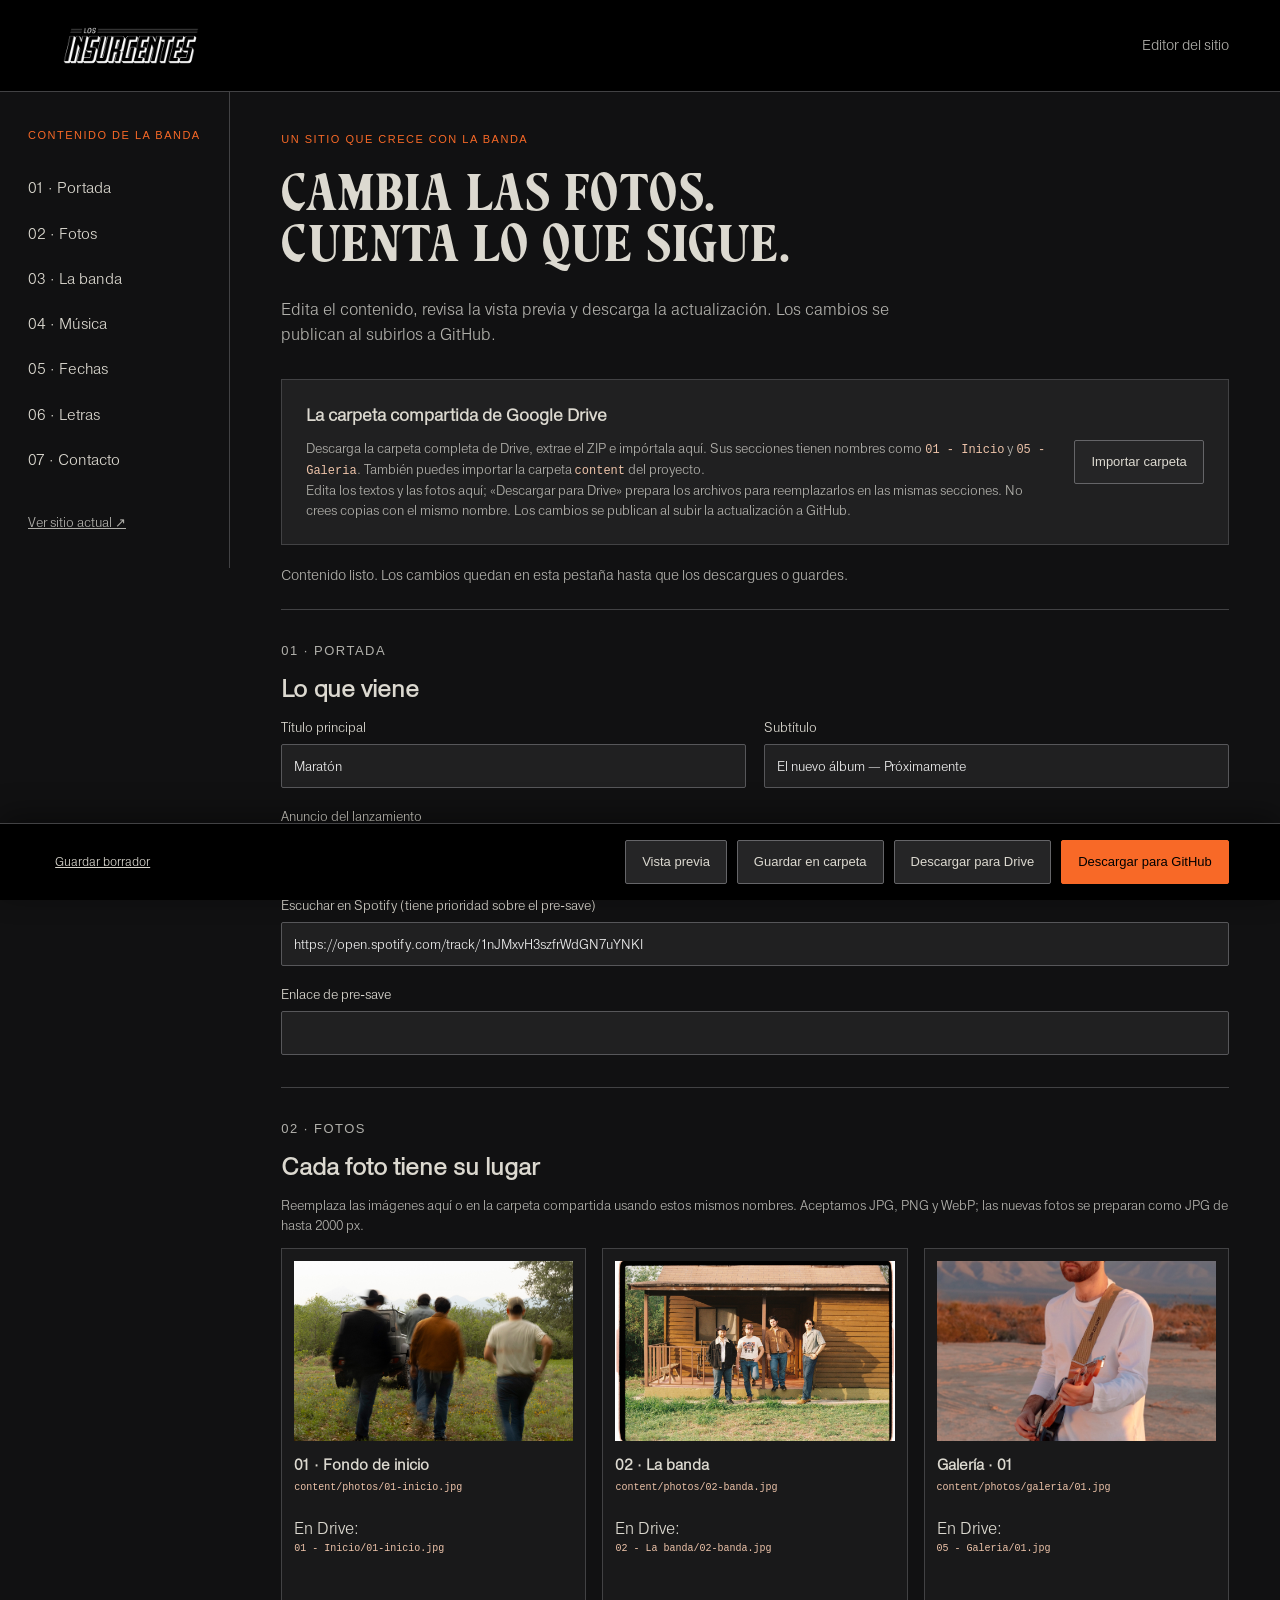
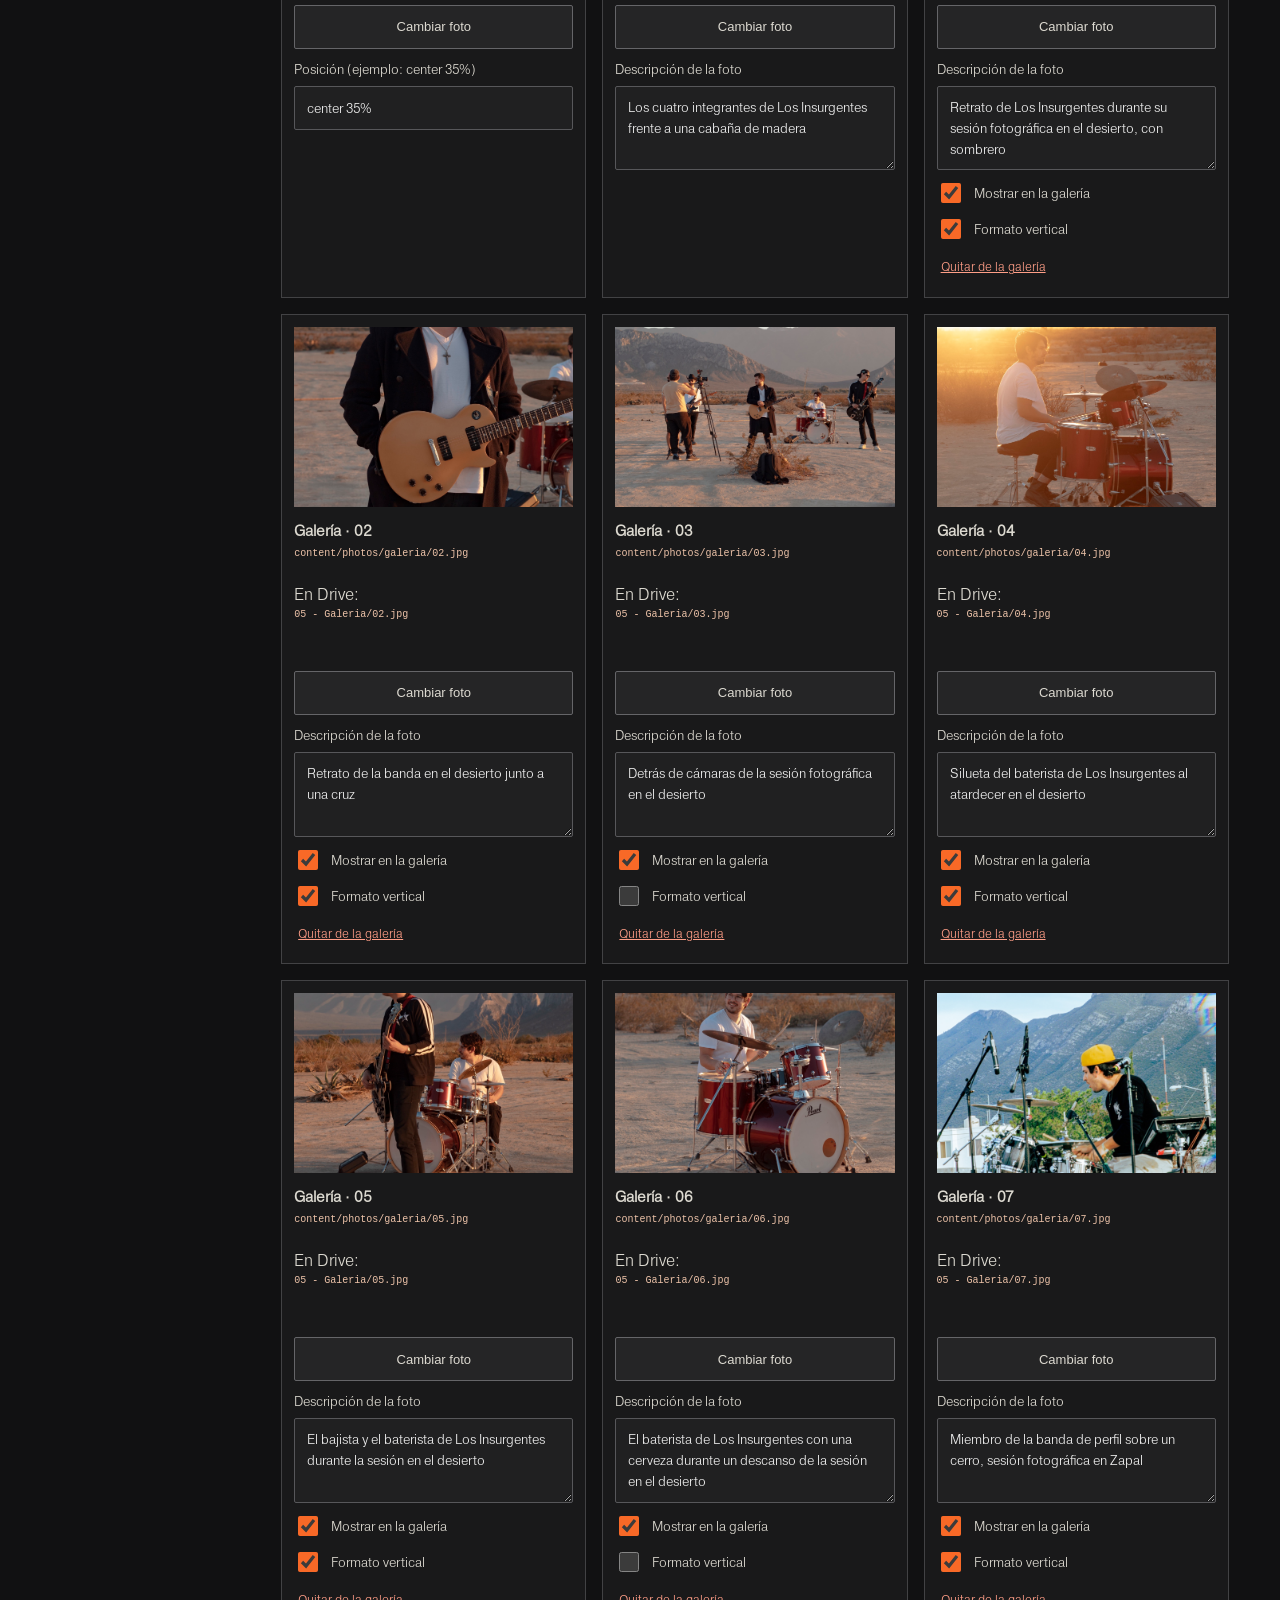
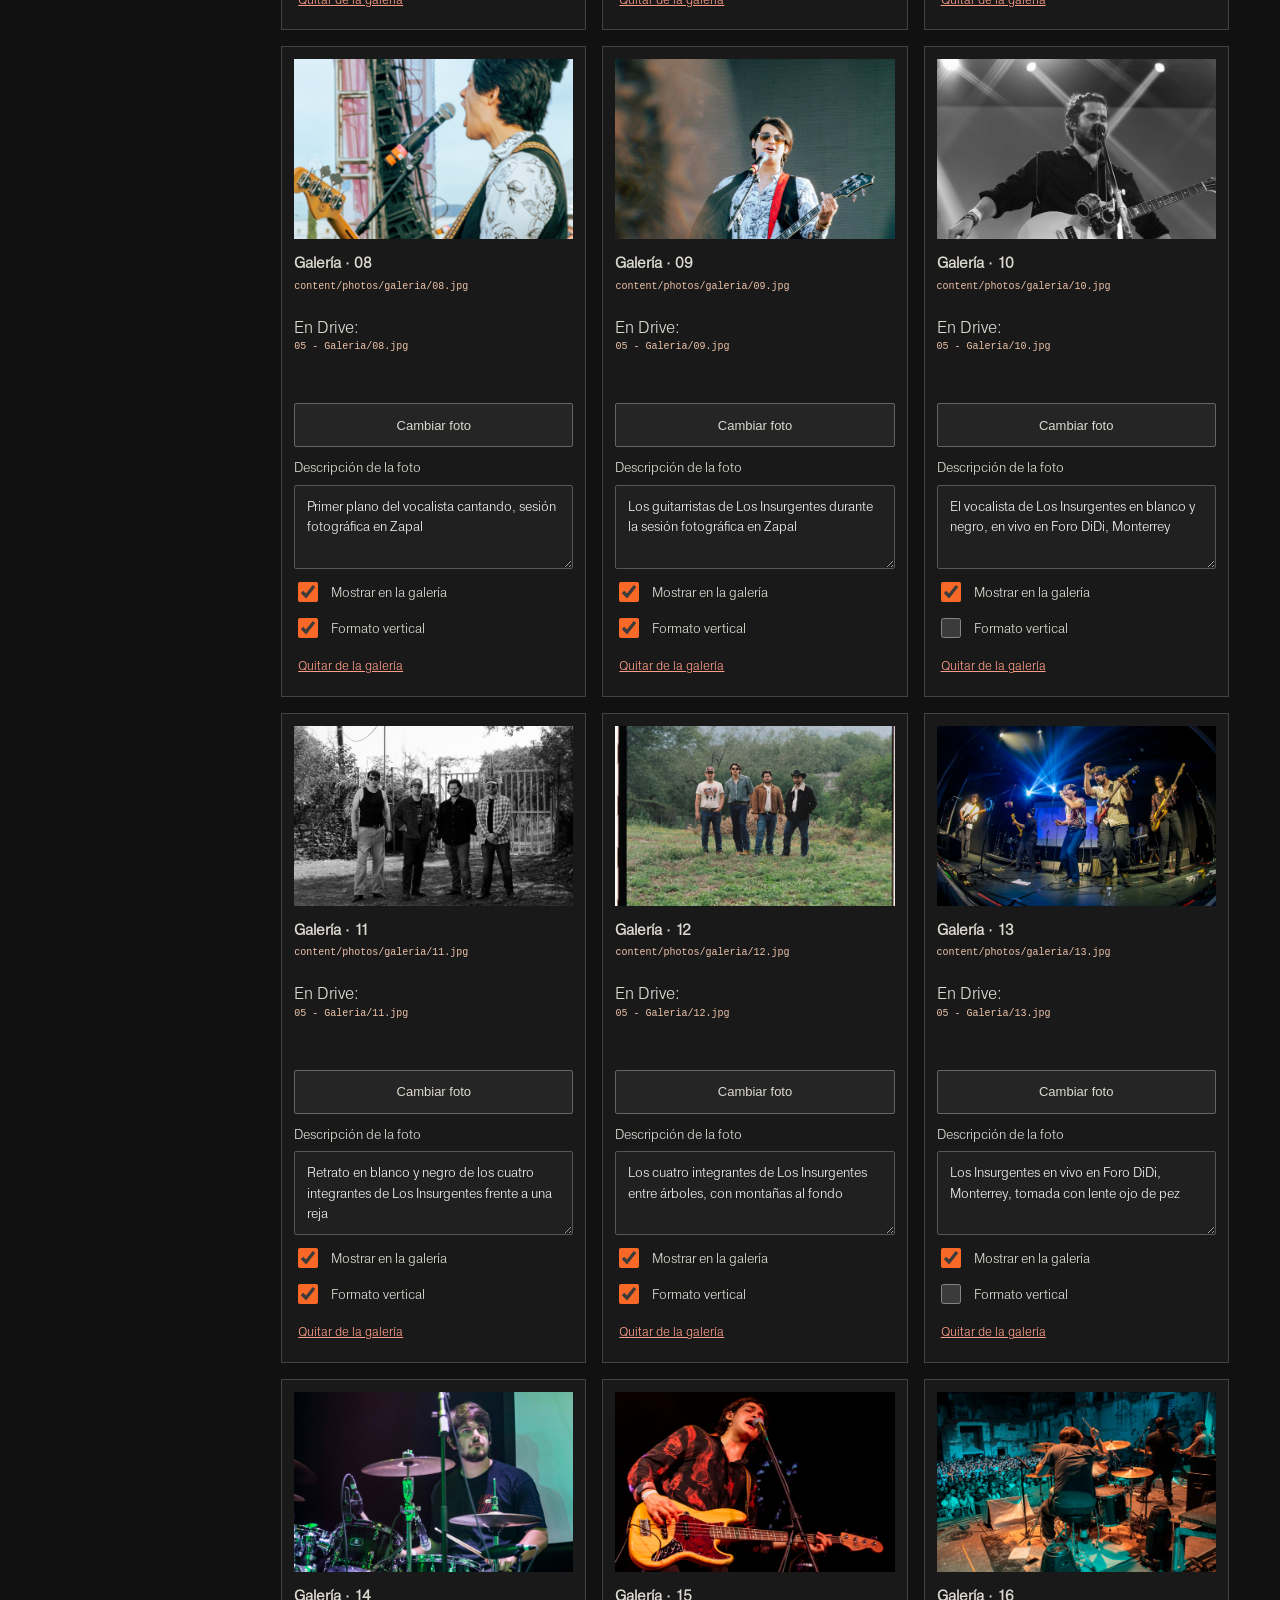
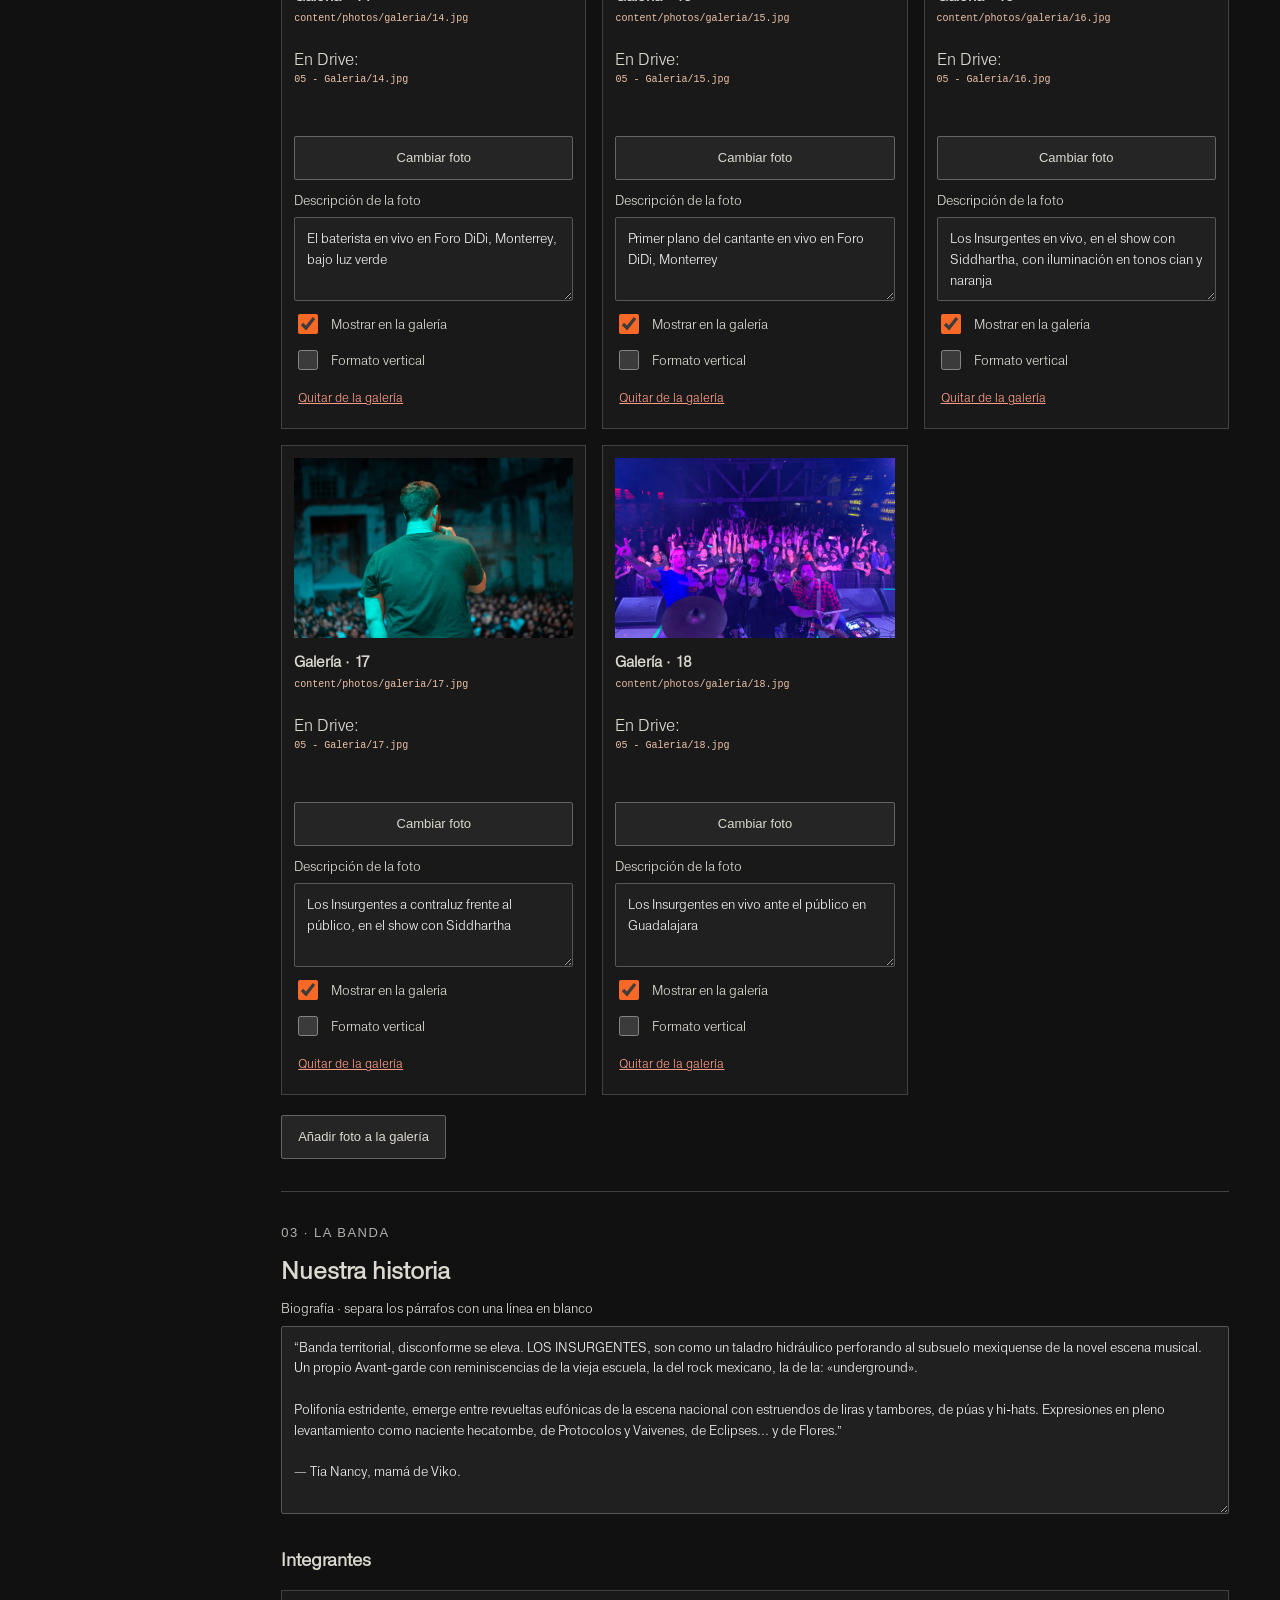
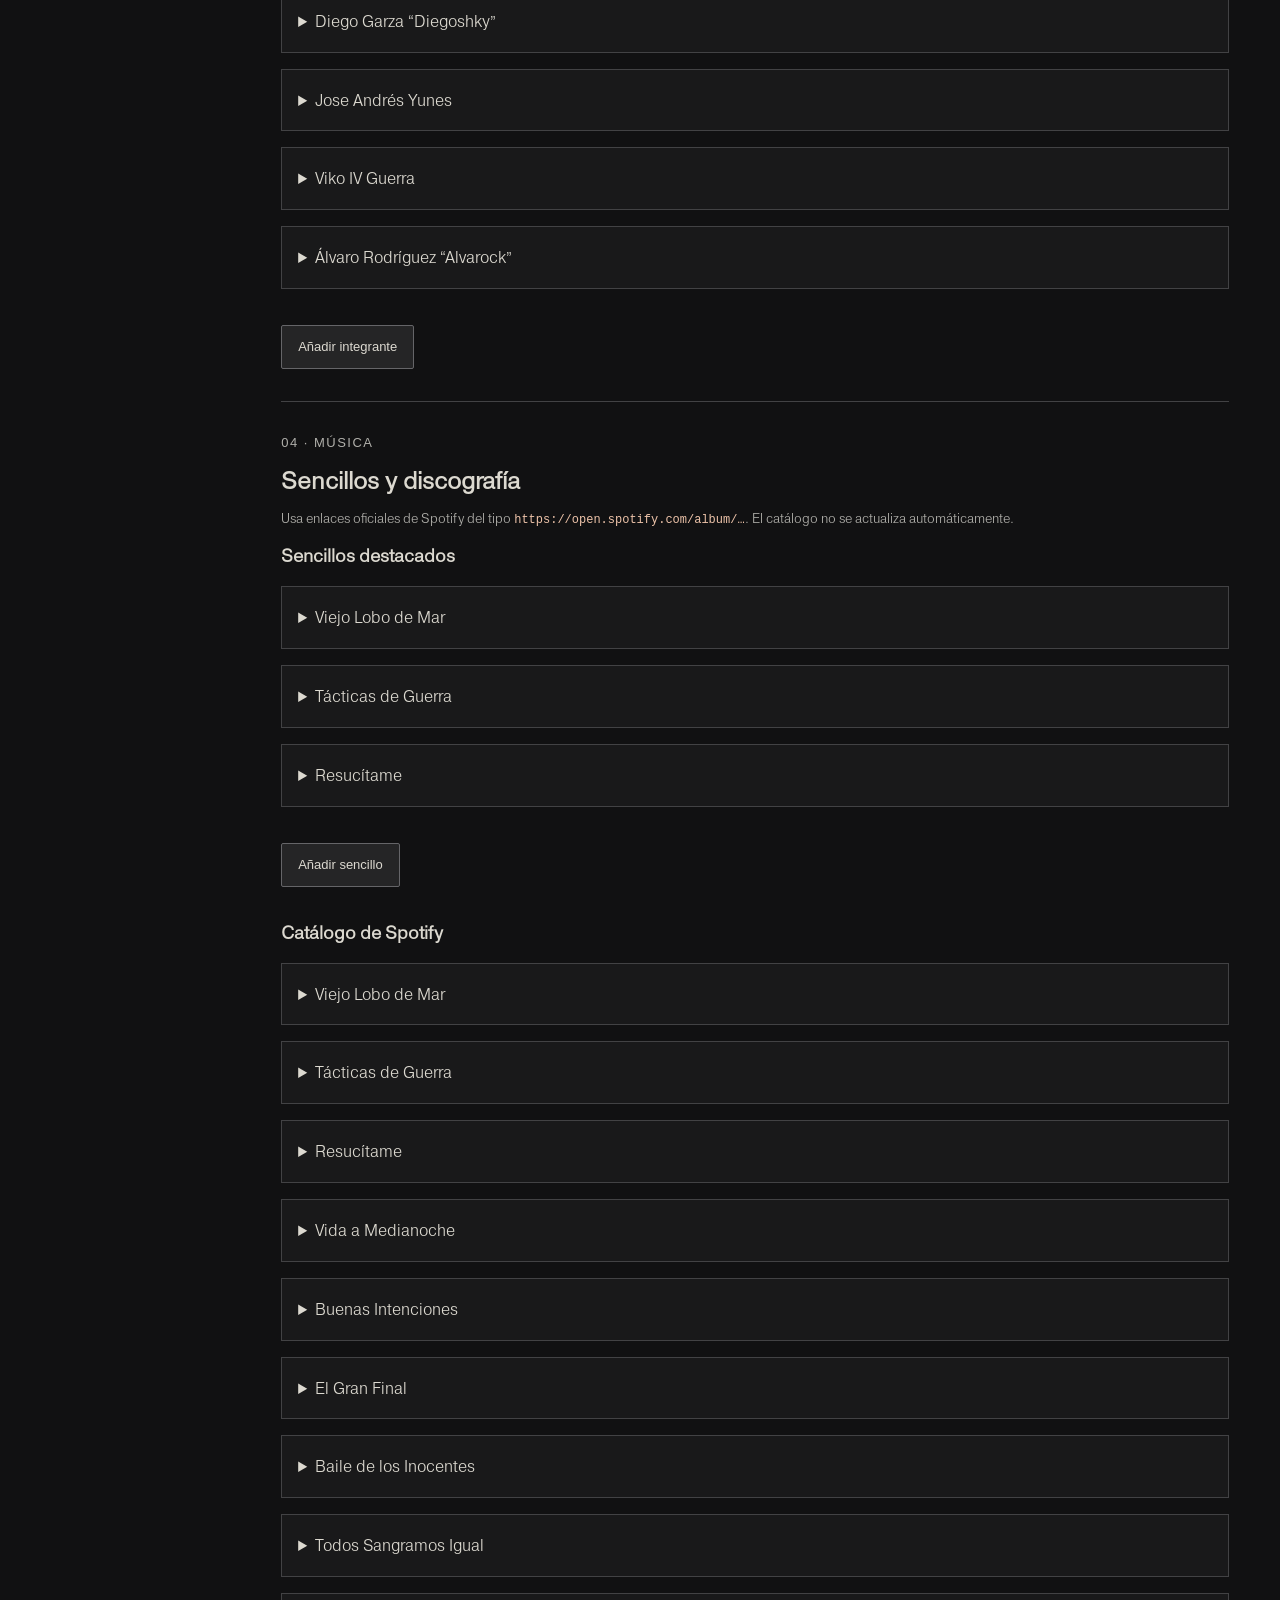
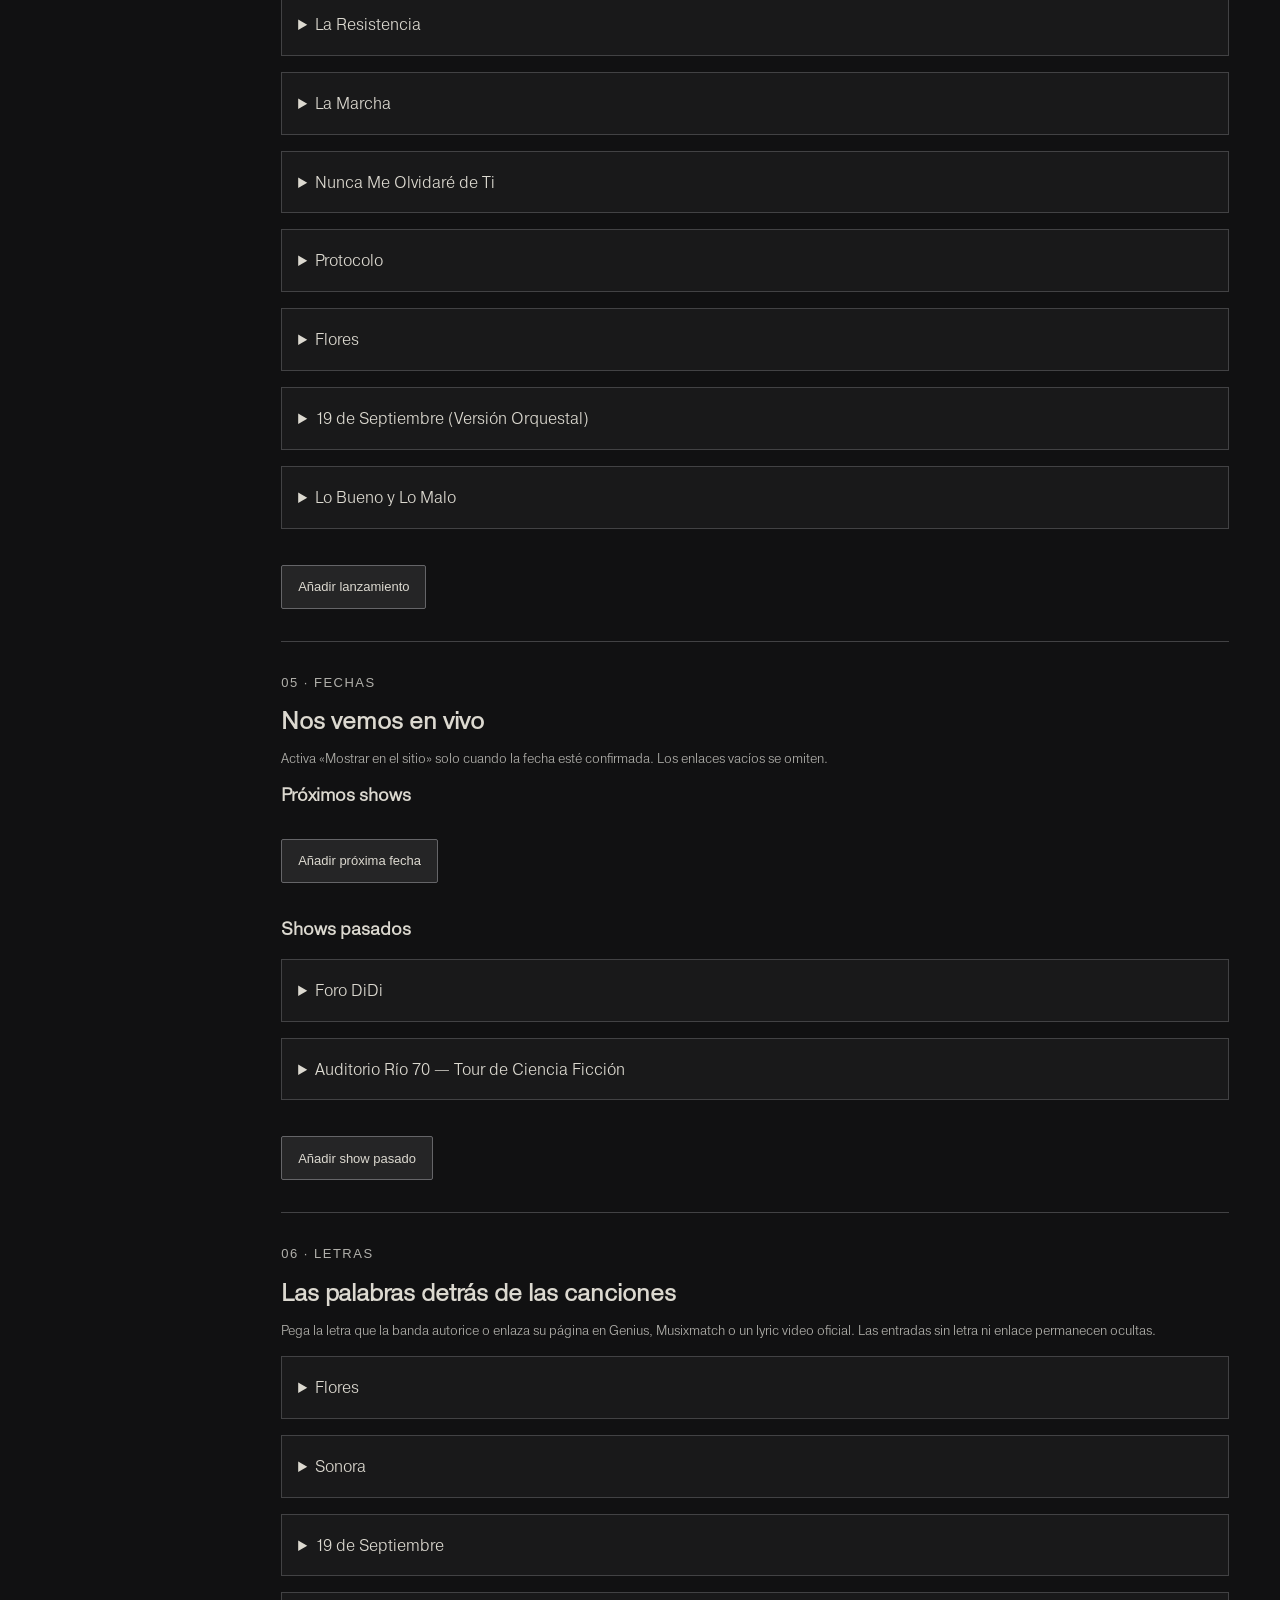
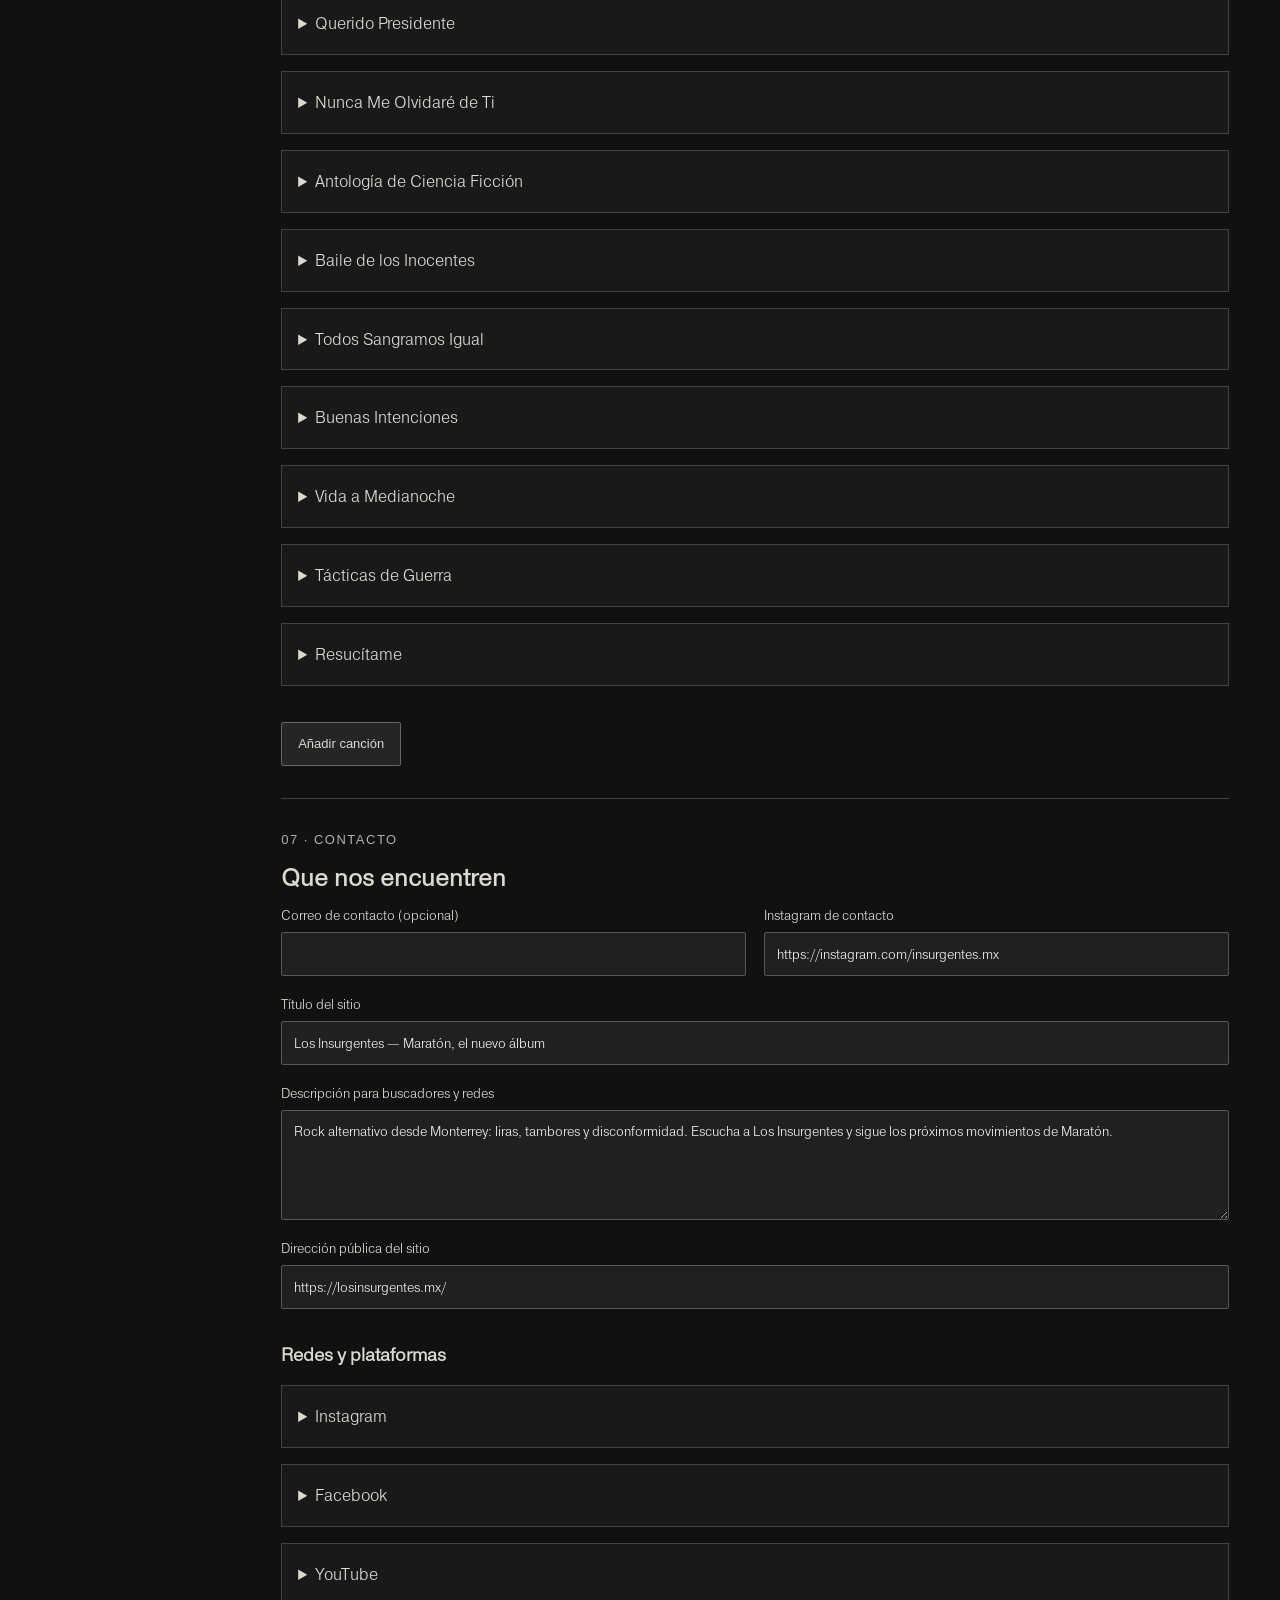
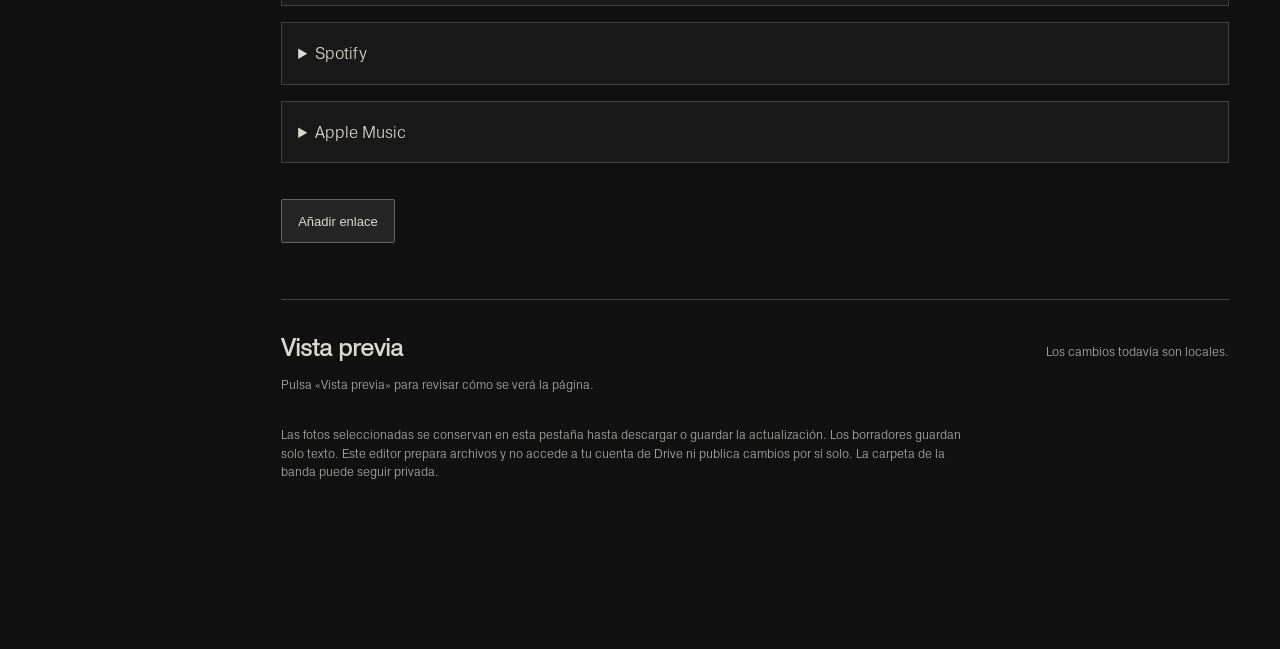
<file: admin/index.html>
<!DOCTYPE html>
<html lang="es">
<head>
  <meta charset="UTF-8">
  <meta name="viewport" content="width=device-width, initial-scale=1">
  <meta name="robots" content="noindex, nofollow">
  <title>Editar sitio · Los Insurgentes</title>
  <link rel="icon" href="../images/favicon-32.png">
  <link rel="stylesheet" href="editor.css">
</head>
<body>
  <a class="skip" href="#editor">Saltar al editor</a>
  <header class="editor-header">
    <a href="../" aria-label="Ver sitio de Los Insurgentes"><img src="../assets/logos/logo-full-white.png" width="1600" height="561" alt="Los Insurgentes"></a>
    <span>Editor del sitio</span>
  </header>
  <div class="editor-layout">
    <aside>
      <p class="eyebrow">CONTENIDO DE LA BANDA</p>
      <nav aria-label="Secciones del editor">
        <a href="#portada">01 · Portada</a><a href="#fotos">02 · Fotos</a><a href="#banda">03 · La banda</a><a href="#musica">04 · Música</a><a href="#fechas">05 · Fechas</a><a href="#letras">06 · Letras</a><a href="#contacto">07 · Contacto</a>
      </nav>
      <a class="back" href="../" target="_blank" rel="noopener">Ver sitio actual ↗</a>
    </aside>
    <main id="editor">
      <div class="intro">
        <p class="eyebrow">UN SITIO QUE CRECE CON LA BANDA</p>
        <h1>Cambia las fotos.<br>Cuenta lo que sigue.</h1>
        <p>Edita el contenido, revisa la vista previa y descarga la actualización. Los cambios se publican al subirlos a GitHub.</p>
      </div>
      <div class="import-box">
        <div><h2>La carpeta compartida de Google Drive</h2><p>Descarga la carpeta completa de Drive, extrae el ZIP e impórtala aquí. Sus secciones tienen nombres como <code>01 - Inicio</code> y <code>05 - Galeria</code>. También puedes importar la carpeta <code>content</code> del proyecto.</p><p>Edita los textos y las fotos aquí; «Descargar para Drive» prepara los archivos para reemplazarlos en las mismas secciones. No crees copias con el mismo nombre. Los cambios se publican al subir la actualización a GitHub.</p></div>
        <label class="button secondary file-button">Importar carpeta<input id="importFolder" type="file" webkitdirectory multiple></label>
      </div>
      <p id="status" class="status" role="status" aria-live="polite">Cargando el contenido…</p>
      <div id="errors" class="errors" role="alert" tabindex="-1" hidden></div>
      <form id="contentForm" novalidate>
        <div id="sections"></div>
      </form>
      <section class="preview-section" aria-labelledby="previewTitle">
        <div class="preview-heading"><h2 id="previewTitle">Vista previa</h2><span>Los cambios todavía son locales.</span></div>
        <iframe id="preview" title="Vista previa del sitio actualizado" sandbox="allow-scripts allow-same-origin allow-popups" hidden></iframe>
        <p id="previewEmpty">Pulsa «Vista previa» para revisar cómo se verá la página.</p>
      </section>
      <p class="editor-footnote">Las fotos seleccionadas se conservan en esta pestaña hasta descargar o guardar la actualización. Los borradores guardan solo texto. Este editor prepara archivos y no accede a tu cuenta de Drive ni publica cambios por sí solo. La carpeta de la banda puede seguir privada.</p>
    </main>
  </div>
  <footer class="actions" aria-label="Guardar y revisar cambios">
    <div class="draft-actions"><button type="button" id="saveDraft" class="text-button" disabled>Guardar borrador</button><button type="button" id="restoreDraft" class="text-button" hidden>Restaurar borrador</button></div>
    <div><button type="button" id="previewButton" class="button secondary" disabled>Vista previa</button><button type="button" id="saveFolder" class="button secondary" hidden disabled>Guardar en carpeta</button><button type="button" id="downloadDrive" class="button secondary" disabled>Descargar para Drive</button><button type="button" id="download" class="button" disabled>Descargar para GitHub</button></div>
  </footer>
  <noscript><p class="errors">Este editor necesita JavaScript para crear la actualización. El sitio de la banda sigue disponible en el enlace superior.</p></noscript>
  <script type="module" src="editor.mjs"></script>
</body>
</html>
</file>
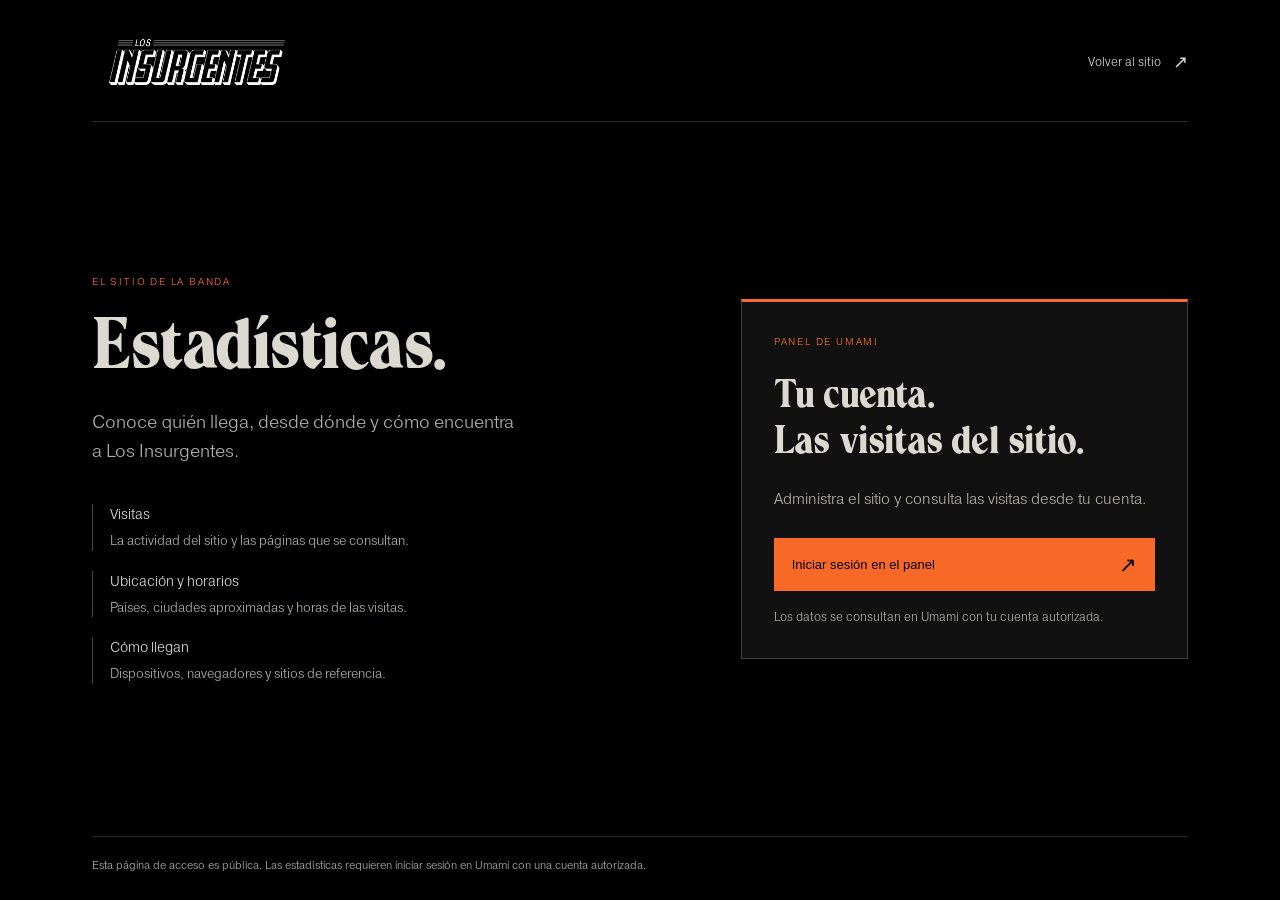
<file: admin/estadisticas/index.html>
<!doctype html>
<html lang="es-MX">
<head>
  <meta charset="utf-8">
  <meta name="viewport" content="width=device-width, initial-scale=1">
  <meta name="robots" content="noindex, nofollow, noarchive">
  <meta name="referrer" content="no-referrer">
  <meta name="theme-color" content="#000000">
  <title>Estadísticas · Los Insurgentes</title>
  <link rel="icon" href="../../images/favicon-32.png" sizes="32x32" type="image/png">
  <link rel="stylesheet" href="../../css/stats.css">
</head>
<body>
  <a class="stats-skip" href="#contenido">Saltar al contenido</a>
  <div class="stats-shell">
    <header class="stats-header">
      <a class="stats-brand" href="../../" aria-label="Volver al sitio de Los Insurgentes"><img src="../../assets/logos/logo-full-white.png" width="1600" height="561" alt="Los Insurgentes"></a>
      <a class="stats-back" href="../../">Volver al sitio <span aria-hidden="true">↗</span></a>
    </header>
    <main id="contenido" class="stats-main">
      <section class="stats-intro" aria-labelledby="stats-title">
        <p class="stats-eyebrow">El sitio de la banda</p>
        <h1 id="stats-title">Estadísticas.</h1>
        <p class="stats-lead">Conoce quién llega, desde dónde y cómo encuentra a Los Insurgentes.</p>
        <dl class="stats-metrics">
          <div><dt>Visitas</dt><dd>La actividad del sitio y las páginas que se consultan.</dd></div>
          <div><dt>Ubicación y horarios</dt><dd>Países, ciudades aproximadas y horas de las visitas.</dd></div>
          <div><dt>Cómo llegan</dt><dd>Dispositivos, navegadores y sitios de referencia.</dd></div>
        </dl>
      </section>
      <section class="stats-account" aria-labelledby="account-title">
        <p class="stats-eyebrow">Panel de Umami</p>
        <h2 id="account-title">Tu cuenta.<br>Las visitas del sitio.</h2>
        <p>Administra el sitio y consulta las visitas desde tu cuenta.</p>
        <a class="stats-button" href="https://cloud.umami.is" target="_blank" rel="noopener noreferrer" referrerpolicy="no-referrer">Iniciar sesión en el panel <span aria-hidden="true">↗</span></a>
        <p class="stats-account-note">Los datos se consultan en Umami con tu cuenta autorizada.</p>
      </section>
    </main>
    <footer class="stats-footer"><p>Esta página de acceso es pública. Las estadísticas requieren iniciar sesión en Umami con una cuenta autorizada.</p></footer>
  </div>
</body>
</html>
</file>
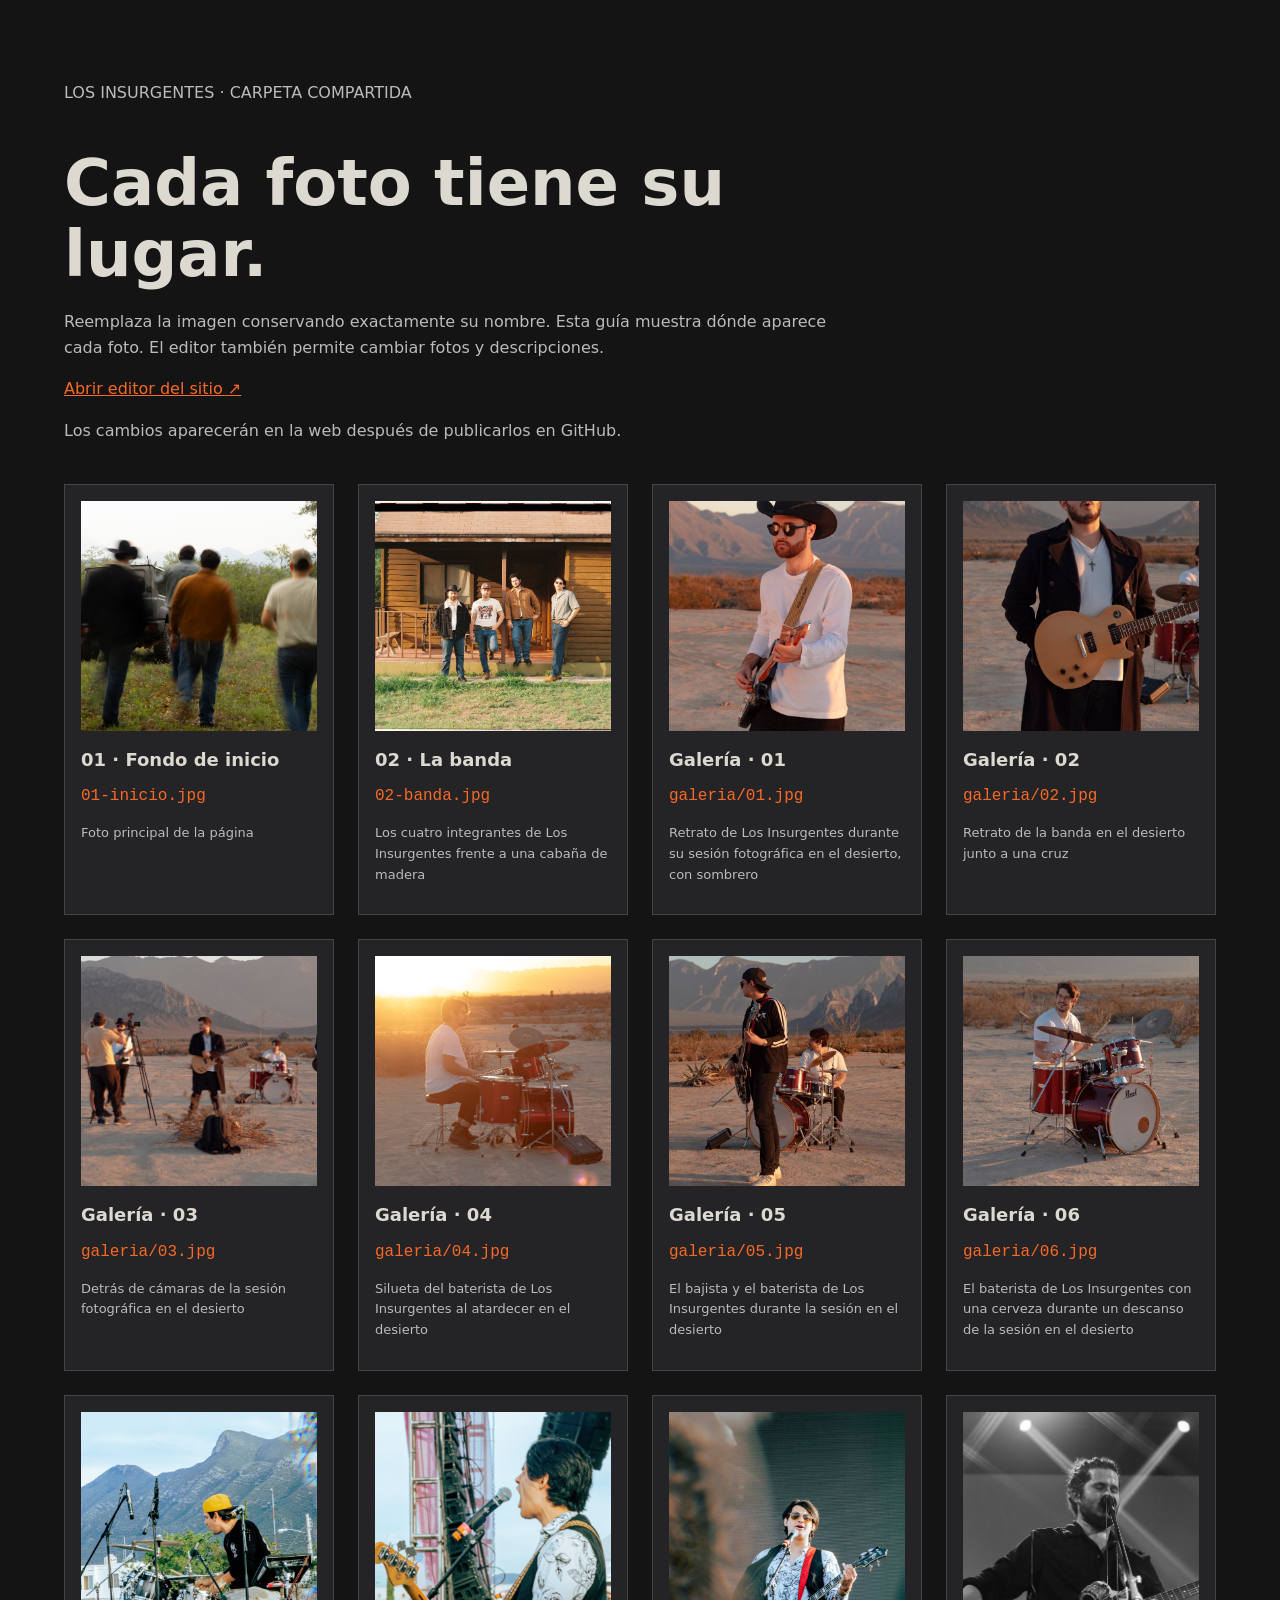
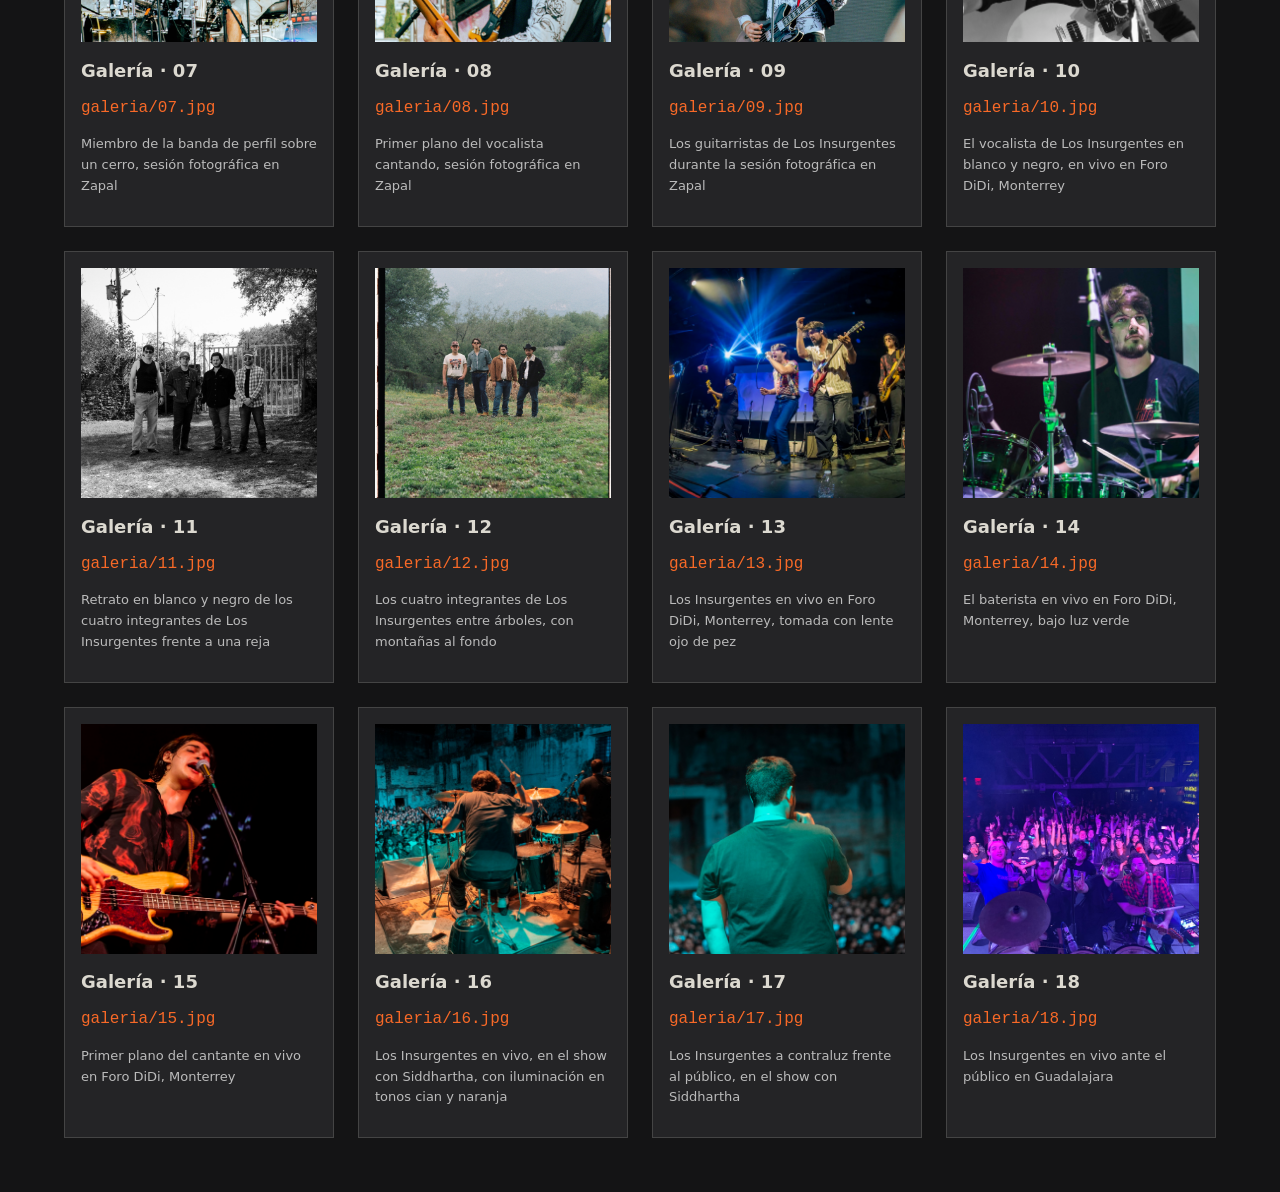
<file: content/photos/00-guia.html>
<!doctype html><html lang="es"><meta charset="utf-8"><meta name="viewport" content="width=device-width,initial-scale=1"><title>Guía de fotos · Los Insurgentes</title><style>body{background:#141415;color:#dcd9d0;font:16px/1.6 system-ui,sans-serif;margin:0;padding:clamp(20px,5vw,64px)}h1{font-size:clamp(32px,5vw,64px);line-height:1.1;margin-bottom:20px}h2{font-size:18px;margin-bottom:8px}a{color:#f86927}header{max-width:780px;margin-bottom:40px}.grid{display:grid;grid-template-columns:repeat(auto-fit,minmax(min(260px,100%),1fr));gap:24px}article{background:#242426;padding:16px;border:1px solid #444}img,.reserved{display:block;width:100%;height:230px;object-fit:cover}.reserved{display:grid;place-items:center;background:#333}code{color:#f86927}p{color:#bbb}article p{font-size:13px}</style><header><p>LOS INSURGENTES · CARPETA COMPARTIDA</p><h1>Cada foto tiene su lugar.</h1><p>Reemplaza la imagen conservando exactamente su nombre. Esta guía muestra dónde aparece cada foto. El editor también permite cambiar fotos y descripciones.</p><p><a href="../../admin/">Abrir editor del sitio ↗</a></p><p>Los cambios aparecerán en la web después de publicarlos en GitHub.</p></header><div class="grid"><article><img src="01-inicio.jpg" alt="Foto principal de la página" loading="lazy"><h2>01 · Fondo de inicio</h2><code>01-inicio.jpg</code><p>Foto principal de la página</p></article>
<article><img src="02-banda.jpg" alt="Los cuatro integrantes de Los Insurgentes frente a una cabaña de madera" loading="lazy"><h2>02 · La banda</h2><code>02-banda.jpg</code><p>Los cuatro integrantes de Los Insurgentes frente a una cabaña de madera</p></article>
<article><img src="galeria/01.jpg" alt="Retrato de Los Insurgentes durante su sesión fotográfica en el desierto, con sombrero" loading="lazy"><h2>Galería · 01</h2><code>galeria/01.jpg</code><p>Retrato de Los Insurgentes durante su sesión fotográfica en el desierto, con sombrero</p></article>
<article><img src="galeria/02.jpg" alt="Retrato de la banda en el desierto junto a una cruz" loading="lazy"><h2>Galería · 02</h2><code>galeria/02.jpg</code><p>Retrato de la banda en el desierto junto a una cruz</p></article>
<article><img src="galeria/03.jpg" alt="Detrás de cámaras de la sesión fotográfica en el desierto" loading="lazy"><h2>Galería · 03</h2><code>galeria/03.jpg</code><p>Detrás de cámaras de la sesión fotográfica en el desierto</p></article>
<article><img src="galeria/04.jpg" alt="Silueta del baterista de Los Insurgentes al atardecer en el desierto" loading="lazy"><h2>Galería · 04</h2><code>galeria/04.jpg</code><p>Silueta del baterista de Los Insurgentes al atardecer en el desierto</p></article>
<article><img src="galeria/05.jpg" alt="El bajista y el baterista de Los Insurgentes durante la sesión en el desierto" loading="lazy"><h2>Galería · 05</h2><code>galeria/05.jpg</code><p>El bajista y el baterista de Los Insurgentes durante la sesión en el desierto</p></article>
<article><img src="galeria/06.jpg" alt="El baterista de Los Insurgentes con una cerveza durante un descanso de la sesión en el desierto" loading="lazy"><h2>Galería · 06</h2><code>galeria/06.jpg</code><p>El baterista de Los Insurgentes con una cerveza durante un descanso de la sesión en el desierto</p></article>
<article><img src="galeria/07.jpg" alt="Miembro de la banda de perfil sobre un cerro, sesión fotográfica en Zapal" loading="lazy"><h2>Galería · 07</h2><code>galeria/07.jpg</code><p>Miembro de la banda de perfil sobre un cerro, sesión fotográfica en Zapal</p></article>
<article><img src="galeria/08.jpg" alt="Primer plano del vocalista cantando, sesión fotográfica en Zapal" loading="lazy"><h2>Galería · 08</h2><code>galeria/08.jpg</code><p>Primer plano del vocalista cantando, sesión fotográfica en Zapal</p></article>
<article><img src="galeria/09.jpg" alt="Los guitarristas de Los Insurgentes durante la sesión fotográfica en Zapal" loading="lazy"><h2>Galería · 09</h2><code>galeria/09.jpg</code><p>Los guitarristas de Los Insurgentes durante la sesión fotográfica en Zapal</p></article>
<article><img src="galeria/10.jpg" alt="El vocalista de Los Insurgentes en blanco y negro, en vivo en Foro DiDi, Monterrey" loading="lazy"><h2>Galería · 10</h2><code>galeria/10.jpg</code><p>El vocalista de Los Insurgentes en blanco y negro, en vivo en Foro DiDi, Monterrey</p></article>
<article><img src="galeria/11.jpg" alt="Retrato en blanco y negro de los cuatro integrantes de Los Insurgentes frente a una reja" loading="lazy"><h2>Galería · 11</h2><code>galeria/11.jpg</code><p>Retrato en blanco y negro de los cuatro integrantes de Los Insurgentes frente a una reja</p></article>
<article><img src="galeria/12.jpg" alt="Los cuatro integrantes de Los Insurgentes entre árboles, con montañas al fondo" loading="lazy"><h2>Galería · 12</h2><code>galeria/12.jpg</code><p>Los cuatro integrantes de Los Insurgentes entre árboles, con montañas al fondo</p></article>
<article><img src="galeria/13.jpg" alt="Los Insurgentes en vivo en Foro DiDi, Monterrey, tomada con lente ojo de pez" loading="lazy"><h2>Galería · 13</h2><code>galeria/13.jpg</code><p>Los Insurgentes en vivo en Foro DiDi, Monterrey, tomada con lente ojo de pez</p></article>
<article><img src="galeria/14.jpg" alt="El baterista en vivo en Foro DiDi, Monterrey, bajo luz verde" loading="lazy"><h2>Galería · 14</h2><code>galeria/14.jpg</code><p>El baterista en vivo en Foro DiDi, Monterrey, bajo luz verde</p></article>
<article><img src="galeria/15.jpg" alt="Primer plano del cantante en vivo en Foro DiDi, Monterrey" loading="lazy"><h2>Galería · 15</h2><code>galeria/15.jpg</code><p>Primer plano del cantante en vivo en Foro DiDi, Monterrey</p></article>
<article><img src="galeria/16.jpg" alt="Los Insurgentes en vivo, en el show con Siddhartha, con iluminación en tonos cian y naranja" loading="lazy"><h2>Galería · 16</h2><code>galeria/16.jpg</code><p>Los Insurgentes en vivo, en el show con Siddhartha, con iluminación en tonos cian y naranja</p></article>
<article><img src="galeria/17.jpg" alt="Los Insurgentes a contraluz frente al público, en el show con Siddhartha" loading="lazy"><h2>Galería · 17</h2><code>galeria/17.jpg</code><p>Los Insurgentes a contraluz frente al público, en el show con Siddhartha</p></article>
<article><img src="galeria/18.jpg" alt="Los Insurgentes en vivo ante el público en Guadalajara" loading="lazy"><h2>Galería · 18</h2><code>galeria/18.jpg</code><p>Los Insurgentes en vivo ante el público en Guadalajara</p></article></div></html>
</file>
<file: admin/editor.css>
@font-face { font-family: Pragmatica; src: url('../assets/fonts/Pragmatica-Light.ttf') format('truetype'); font-display: swap; }
@font-face { font-family: Voska; src: url('../assets/fonts/VoskaRound.otf') format('opentype'); font-display: swap; }
:root { color-scheme: dark; --orange: #f86927; --beige: #dcd9d0; --muted: #b1b0ab; --border: #424244; }
* { box-sizing: border-box; }
body { margin: 0; background: #111112; color: var(--beige); font-family: Pragmatica, Arial, sans-serif; line-height: 1.55; padding-bottom: 130px; }
button, input, textarea, select { font: inherit; }
a { color: inherit; }
button, .button { cursor: pointer; }
button:disabled { cursor: wait; opacity: .45; }
:focus-visible { outline: 2px solid var(--orange); outline-offset: 4px; }
[hidden] { display: none !important; }
.skip { position: absolute; top: -100px; left: 12px; background: var(--orange); color: #000; padding: 12px; z-index: 5; }
.skip:focus { top: 12px; }
.editor-header { display: flex; align-items: center; justify-content: space-between; height: 92px; border-bottom: 1px solid var(--border); padding: 16px 4vw; background: #000; }
.editor-header img { width: 160px; height: auto; display: block; }
.editor-header span { color: var(--muted); font-size: 14px; }
.editor-layout { display: grid; grid-template-columns: 230px minmax(0, 1fr); max-width: 1460px; margin: auto; }
aside { padding: 36px 28px; border-right: 1px solid var(--border); align-self: start; position: sticky; top: 0; }
.eyebrow { font: 11px/1.4 Arial, sans-serif; letter-spacing: 1.5px; color: var(--orange); }
nav { display: flex; flex-direction: column; gap: 4px; margin-top: 24px; }
nav a { padding: 9px 0; text-decoration: none; font-size: 15px; }
nav a:hover, .back:hover { color: var(--orange); }
.back { display: block; margin-top: 32px; color: var(--muted); font-size: 13px; }
main { padding: 40px clamp(20px, 4vw, 64px); min-width: 0; }
h1 { font: 52px/.98 Voska, Impact, sans-serif; text-transform: uppercase; margin: 24px 0; letter-spacing: .5px; }
.intro > p:last-child { max-width: 650px; color: var(--muted); }
h2 { font-size: 24px; line-height: 1.3; margin: 0 0 12px; }
h3 { font-size: 18px; margin: 0 0 10px; }
p { margin-top: 0; }
code { font: 12px/1.5 ui-monospace, monospace; color: #edc3a9; overflow-wrap: anywhere; }
.import-box { display: flex; align-items: center; justify-content: space-between; gap: 24px; padding: 24px; border: 1px solid var(--border); background: #202021; margin-top: 32px; }
.import-box h2 { font-size: 17px; }
.import-box p { color: var(--muted); font-size: 13px; margin: 0; }
.button { display: inline-flex; align-items: center; justify-content: center; gap: 8px; min-height: 44px; background: var(--orange); color: #000; border: 1px solid var(--orange); border-radius: 2px; padding: 10px 16px; font: 13px/1.5 Arial, sans-serif; text-decoration: none; white-space: nowrap; }
.button:hover { filter: brightness(1.08); }
.button.secondary { color: var(--beige); border-color: #656568; background: #252526; }
.file-button { position: relative; overflow: hidden; flex-shrink: 0; }
.file-button input { position: absolute; inset: 0; width: 100%; height: 100%; opacity: 0; cursor: pointer; }
.file-button:focus-within { outline: 2px solid var(--orange); outline-offset: 4px; }
.text-button { background: none; color: var(--beige); padding: 8px 4px; border: 0; text-decoration: underline; font-size: 12px; }
.text-button.danger { color: #ff9e87; }
.status { color: var(--muted); font-size: 14px; min-height: 24px; margin: 20px 0; }
.errors { padding: 16px; background: #38201d; color: #ffcabf; border: 1px solid #b45342; margin-bottom: 24px; }
.errors ul { margin-bottom: 0; }
.panel { border-top: 1px solid var(--border); padding: 32px 0; scroll-margin-top: 24px; }
.panel > p, .help { color: var(--muted); font-size: 13px; }
.fields { display: grid; grid-template-columns: repeat(2, minmax(0, 1fr)); gap: 18px; }
.field { display: flex; flex-direction: column; gap: 7px; font-size: 13px; color: var(--beige); min-width: 0; }
.field.wide { grid-column: 1 / -1; }
.field input, .field textarea, .field select { background: #202021; border: 1px solid #57575a; border-radius: 2px; padding: 10px 12px; color: #eee; width: 100%; min-height: 44px; }
.field textarea { resize: vertical; line-height: 1.6; min-height: 110px; }
.field.checkbox { flex-direction: row; align-items: center; gap: 10px; }
.field.checkbox input { width: 20px; min-height: 20px; accent-color: var(--orange); }
.entry { margin: 16px 0; border: 1px solid var(--border); padding: 16px; background: #19191a; }
.entry summary { cursor: pointer; font-size: 16px; padding: 2px 0; overflow-wrap: anywhere; }
.entry[open] > summary { margin-bottom: 20px; }
.entry > .text-button { margin-top: 14px; }
.photo-grid { display: grid; grid-template-columns: repeat(3, minmax(0, 1fr)); gap: 16px; }
.photo-slot { margin: 0; border: 1px solid var(--border); padding: 12px; min-width: 0; background: #19191a; }
.photo-slot img { display: block; width: 100%; height: 180px; object-fit: cover; background: #2a2a2c; margin-bottom: 12px; }
.photo-empty { display: flex; align-items: center; justify-content: center; flex-direction: column; height: 180px; background: #2a2a2c; border: 1px dashed #656568; color: var(--muted); text-align: center; font-size: 13px; margin-bottom: 12px; }
.photo-slot h3 { font-size: 15px; margin-bottom: 4px; }
.photo-slot code { display: block; min-height: 36px; font-size: 10px; }
.photo-slot .field { margin-top: 10px; }
.photo-slot .file-button { margin-top: 12px; width: 100%; }
.photo-slot .field textarea { min-height: 76px; }
.photo-slot .text-button { margin-top: 8px; }
.add-row { margin-top: 20px; }
.group-heading { margin-top: 32px; }
.actions { position: fixed; bottom: 0; left: 0; right: 0; display: flex; flex-wrap: wrap; align-items: center; justify-content: space-between; gap: 12px; border-top: 1px solid var(--border); padding: 16px 4vw; background: #000; z-index: 4; box-shadow: 0 -8px 30px #0006; }
.actions > div { display: flex; align-items: center; flex-wrap: wrap; gap: 10px; }
.preview-section { border-top: 1px solid var(--border); padding-top: 32px; margin-top: 24px; }
.preview-heading { display: flex; flex-wrap: wrap; align-items: baseline; justify-content: space-between; gap: 10px; }
.preview-heading span, #previewEmpty, .editor-footnote { color: var(--muted); font-size: 12px; }
#preview { width: 100%; height: 740px; background: #000; border: 1px solid var(--border); margin-top: 12px; }
.editor-footnote { margin: 32px 0 0; max-width: 700px; }
@media (max-width: 1100px) { .photo-grid { grid-template-columns: repeat(2, minmax(0, 1fr)); } .editor-layout { grid-template-columns: 190px minmax(0, 1fr); } aside { padding: 28px 20px; } }
@media (max-width: 760px) { .editor-layout { display: block; } aside { position: static; border-right: 0; border-bottom: 1px solid var(--border); padding: 14px 20px; } aside > .eyebrow, .back { display: none; } nav { flex-direction: row; flex-wrap: wrap; gap: 0 20px; margin: 0; } nav a { font-size: 12px; } main { padding-top: 28px; } h1 { font-size: 42px; } .actions { padding: 12px 16px; } body { padding-bottom: 200px; } .import-box { flex-direction: column; align-items: start; } }
@media (max-width: 460px) { .fields, .photo-grid { grid-template-columns: 1fr; } .photo-slot img, .photo-empty { height: 240px; } .editor-header { height: 76px; padding: 14px 20px; } .editor-header img { width: 130px; } .actions .button { font-size: 11px; padding: 9px; } #preview { height: 560px; } }
</file>
<file: css/stats.css>
@font-face{font-family:Pragmatica;src:url('../assets/fonts/Pragmatica-Light.ttf') format('truetype');font-weight:300;font-style:normal;font-display:swap}
@font-face{font-family:Voska;src:url('../assets/fonts/VoskaRound.otf') format('opentype');font-weight:400;font-style:normal;font-display:swap}

:root{color-scheme:dark;--stats-orange:#f86927;--stats-beige:#dcd9d0;--stats-muted:#b1aea6;--stats-carbon:#2a2a2c}
*{box-sizing:border-box}
body{margin:0;background:#000;color:var(--stats-beige);font-family:Pragmatica,Arial,sans-serif;font-weight:300;-webkit-font-smoothing:antialiased}
a{color:inherit}
::selection{color:#000;background:var(--stats-orange)}
:focus-visible{outline:2px solid var(--stats-orange);outline-offset:5px}
.stats-skip{position:fixed;top:12px;left:16px;z-index:2;transform:translateY(-180%);padding:12px 16px;background:var(--stats-orange);color:#000}
.stats-skip:focus{transform:none}
.stats-shell{width:min(1240px,100%);min-height:100svh;margin:auto;padding:25px clamp(24px,6vw,72px);display:flex;flex-direction:column}
.stats-header{display:flex;justify-content:space-between;align-items:center;gap:24px;padding-bottom:22px;border-bottom:1px solid var(--stats-carbon)}
.stats-brand{display:block;width:210px;max-width:50%}
.stats-brand img{display:block;width:100%;height:auto}
.stats-back{display:flex;align-items:center;gap:12px;font-size:12px;text-decoration:none;line-height:1.5}
.stats-back:hover{color:var(--stats-orange)}
.stats-back span{font-size:18px}
.stats-main{flex:1;display:grid;grid-template-columns:1.25fr 1fr;align-items:center;gap:clamp(36px,7vw,96px);padding:clamp(48px,10vh,110px) 0}
.stats-eyebrow{margin:0 0 19px;color:var(--stats-orange);font-size:10px;line-height:1.6;letter-spacing:.18em;text-transform:uppercase}
h1,h2{font-family:Voska,Impact,sans-serif;font-weight:400;letter-spacing:-.02em}
h1{font-size:clamp(44px,5.7vw,76px);line-height:1.05;margin:0 0 23px}
.stats-lead{max-width:430px;margin:0;font-size:18px;line-height:1.6;color:var(--stats-muted)}
.stats-metrics{display:grid;gap:20px;margin:38px 0 0}
.stats-metrics>div{border-left:1px solid #514338;padding-left:17px}
.stats-metrics dt{font-size:14px;line-height:1.5}
.stats-metrics dd{margin:5px 0 0;font-size:13px;line-height:1.6;color:var(--stats-muted)}
.stats-account{padding:32px;border:1px solid #46403c;border-top:3px solid var(--stats-orange);background:#111}
.stats-account .stats-eyebrow{margin-bottom:23px}
.stats-account h2{margin:0 0 21px;font-size:clamp(30px,3.1vw,42px);line-height:1.18}
.stats-account>p:not(.stats-eyebrow){font-size:15px;line-height:1.6;color:var(--stats-muted)}
.stats-button{display:flex;justify-content:space-between;align-items:center;gap:18px;min-height:53px;margin:27px 0 16px;padding:14px 17px;border:1px solid var(--stats-orange);background:var(--stats-orange);color:#000;font-family:Arial,sans-serif;font-size:13px;line-height:1.5;text-decoration:none}
.stats-button:hover{background:#ff8a51;border-color:#ff8a51}
.stats-button span{font-size:21px;line-height:1}
.stats-account>p.stats-account-note{margin:0;font-size:12px;line-height:1.6}
.stats-footer{border-top:1px solid var(--stats-carbon);padding-top:19px;color:var(--stats-muted)}
.stats-footer p{max-width:650px;margin:0;font-size:11px;line-height:1.7}

@media(max-width:760px){.stats-main{grid-template-columns:1fr;gap:40px;padding:44px 0}.stats-intro{max-width:530px}.stats-lead{font-size:16px}.stats-account{padding:26px;max-width:530px}.stats-account h2{font-size:35px}.stats-metrics{margin-top:29px;gap:17px}.stats-eyebrow{margin-bottom:15px}.stats-brand{width:180px}.stats-back{font-size:11px;gap:7px}}
@media(max-width:380px){.stats-shell{padding-inline:20px}.stats-account{padding:22px}.stats-back{max-width:90px;text-align:right}.stats-button{font-size:12px;padding-inline:13px}h1{font-size:42px}}
@media(prefers-reduced-motion:reduce){*,*::before,*::after{scroll-behavior:auto!important;transition:none!important}}
</file>
